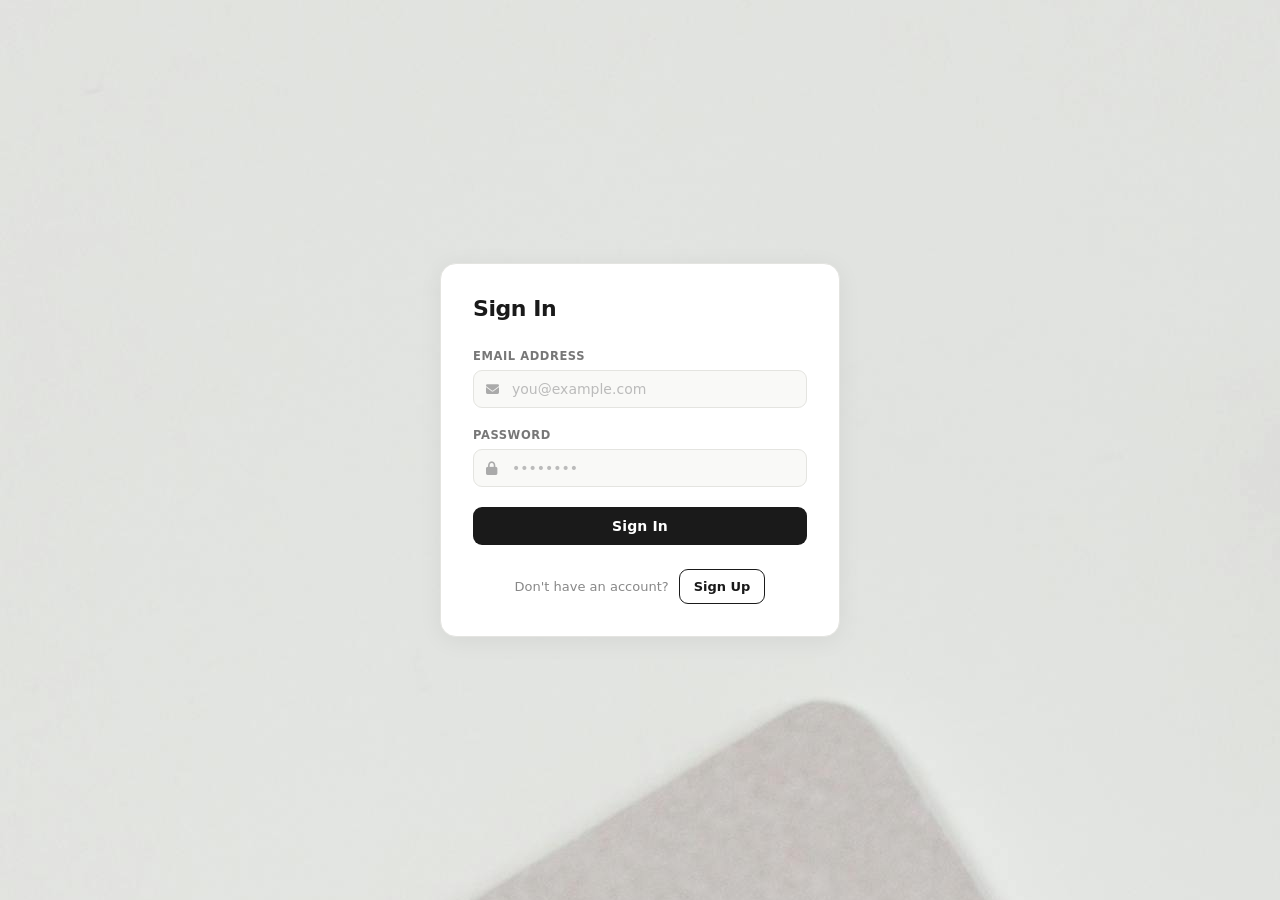
<file: index.html>
<!DOCTYPE html>
<html lang="en">
<head>
  <meta charset="UTF-8">
  <meta name="viewport" content="width=device-width, initial-scale=1.0">
  <title>Registration Login</title>
  <link rel="stylesheet" href="https://cdnjs.cloudflare.com/ajax/libs/font-awesome/6.7.2/css/all.min.css" integrity="sha512-Evv84Mr4kqVGRNSgIGL/F/aIDqQb7xQ2vcrdIwxfjThSH8CSR7PBEakCr51Ck+w+/U6swU2Im1vVX0SVk9ABhg==" crossorigin="anonymous" referrerpolicy="no-referrer" />
  <link rel="stylesheet" href="styl.css">
</head>
<body style="background-image: url(pic/bglogpic.jpg);">

<div class="main">


  <div class="container" id="sinUp" style="display:none;">
    <form method="post" action="login.php">
      <h1 class="form-title">Sign Up</h1>
      <div class="input-group">
        <label for="name">Full Name</label>
        <div class="input-wrap">
          <i class="fas fa-user"></i>
          <input type="text" name="name" id="name" placeholder="Jane Smith" class="f1" required>
        </div>
      </div>
      <div class="input-group">
        <label for="signup-email">Email Address</label>
        <div class="input-wrap">
          <i class="fas fa-envelope"></i>
          <input type="email" id="signup-email" name="email" placeholder="you@example.com" class="f1" required>
        </div>
      </div>
      <div class="input-group">
        <label for="signup-password">Password</label>
        <div class="input-wrap">
          <i class="fas fa-lock"></i>
          <input type="password" id="signup-password" name="password" placeholder="Min. 8 characters" class="f1" required>
        </div>
      </div>
      <input type="submit" class="btn" value="Create Account" name="sinUp">
    </form>
    <div class="link">
      <p>Already have an account?</p>
      <button id="signInBtn" class="f1">Sign In</button>
    </div>
  </div>

  <div class="container1" id="sinIn">
    <form method="post" action="login.php">
      <h1 class="form-title">Sign In</h1>
      <div class="input-group">
        <label for="email">Email Address</label>
        <div class="input-wrap">
          <i class="fas fa-envelope"></i>
          <input type="email" id="email" name="email" placeholder="you@example.com" class="f1" required>
        </div>
      </div>
      <div class="input-group">
        <label for="password">Password</label>
        <div class="input-wrap">
          <i class="fas fa-lock"></i>
          <input type="password" id="password" name="password" placeholder="••••••••" class="f1" required>
        </div>
      </div>
      <input type="submit" class="btn" value="Sign In" name="sinIn">
    </form>
    <div class="link">
      <p>Don't have an account?</p>
      <button id="signUpBtn" class="f1">Sign Up</button>
    </div>
  </div>

</div>

<script src="login.js"></script>
</body>
</html>
</file>
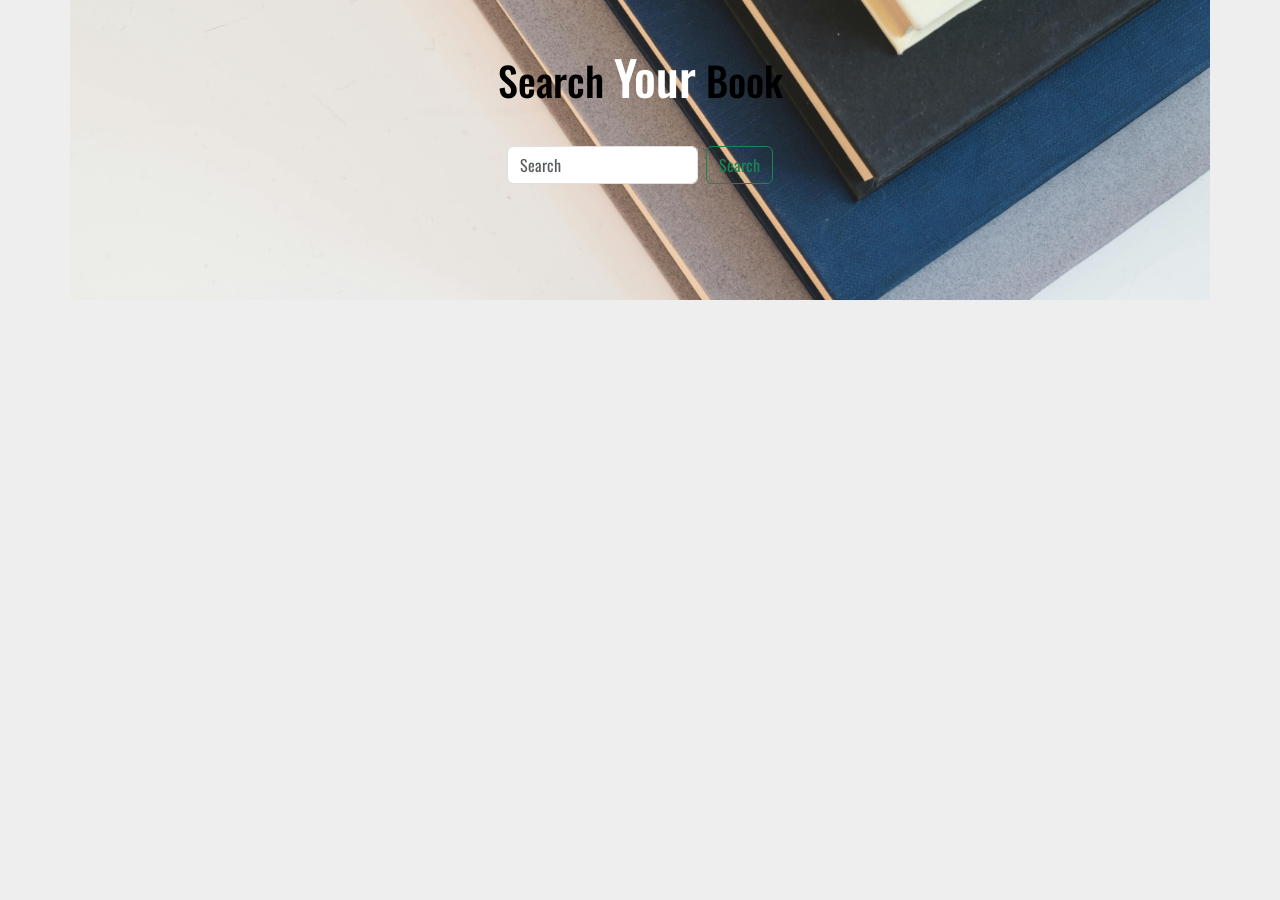
<file: bookhome.html>
<!DOCTYPE html>
<html lang="en">
<head>
    <meta charset="UTF-8">
    <meta name="viewport" content="width=device-width, initial-scale=1.0">
    <title>Books</title>
    <link href="https://cdn.jsdelivr.net/npm/bootstrap@5.3.3/dist/css/bootstrap.min.css" rel="stylesheet"    integrity="sha384-QWTKZyjpPEjISv5WaRU9OFeRpok6YctnYmDr5pNlyT2bRjXh0JMhjY6hW+ALEwIH" crossorigin="anonymous">
    <link rel="preconnect" href="https://fonts.googleapis.com">
    <link rel="preconnect" href="https://fonts.gstatic.com" crossorigin>
    <link href="https://fonts.googleapis.com/css2?family=Oswald:wght@200..700&display=swap" rel="stylesheet">
    <link rel="stylesheet" href="style.css">
</head>
<body>

    <div class="container">
         <div class="row">
            <div class="col-12" style="background-image:url(pic/bg3.jpg);height: 300px; width: 100%;  background-size: cover; background-position: center; background-repeat: no-repeat; background-color: transparent;" >

                   
                   <div class="container-fluid mt-4">
                    <div class="row">
                        <h1 class="text-center mt-4" id="heading">Search <big>Your</big> Book</h1>
                              
                        <div class="col-12 mt-4  d-flex justify-content-center aling-items-center">
                        <nav class="navbar ">
                           
                            <div class="container-fluid  mx-auto"> 
                             <form class="d-flex " role="search">
                                <input class="form-control me-2  mx-auto" type="search" placeholder="Search" aria-label="Search" id="input">
                                <button class="btn btn-outline-success" type="submit" id="search">Search</button>
                              </form>
                            </div>
                          </nav>
                        </div>

                        <!-- #B5C4D4; -->

            </div>
            </div>
            </div>

            <div class=" col-12 " id="div2" style="background-color:transparent ">
                  <div class="container-fluid p-2">
                    <div class="row">
                        <div class="col-md-2 col-6 mt-3" >
                            <div class="card" id="book" style="display: none;" >
                                <img src="pic/nf.webp" class="card-img-top" id="img" alt="...">
                                <div class="card-body">
                                  <h5 class="card-title" id="t">Card title</h5>
                                  <p class="card-text" id="page"></p>
                                  <p class="card-text" id="authar"></p>
                                  <p class="card-text" id="pd"></p>
                                  <a href="#" class="btn btn-primary" id="p">Read</a>
                                </div>
                              </div></div>
                        <div class="col-md-2 col-6 mt-3"  >
                            <div class="card" id="book1" style="display: none;">
                                <img src="pic/nf.webp" class="card-img-top" id="img1" alt="...">
                                <div class="card-body">
                                  <h5 class="card-title" id="t1">Card title</h5>
                                   <p class="card-text" id="page1"></p>
                                  <p class="card-text" id="authar1"></p>
                                  <p class="card-text" id="pd1"></p>
                                  <a href="#" class="btn btn-primary" id="p1">Read</a>
                                </div>
                              </div></div>
                        <div class="col-md-2 col-6 mt-3" >
                            <div class="card" id="book2" style="display: none;">
                                <img src="pic/nf.webp" class="card-img-top" id="img2" alt="...">
                                <div class="card-body">
                                  <h5 class="card-title" id="t2">Card title</h5>
                                   <p class="card-text" id="page2"></p>
                                  <p class="card-text" id="authar2"></p>
                                  <p class="card-text" id="pd2"></p>
                                  <a href="#" class="btn btn-primary" id="p2">Read</a>
                                </div>
                              </div></div>
                        <div class="col-md-2 col-6 mt-3" >
                            <div class="card" id="book3" style="display: none;">
                                <img src="pic/nf.webp" class="card-img-top" id="img3" alt="...">
                                <div class="card-body">
                                  <h5 class="card-title" id="t3">Card title</h5>
                                   <p class="card-text" id="page3"></p>
                                  <p class="card-text" id="authar3"></p>
                                  <p class="card-text" id="pd3"></p>
                                  <a href="#" class="btn btn-primary" id="p3">Read</a>
                                </div>
                              </div> </div>
                        <div class="col-md-2 col-6 mt-3" >
                            <div class="card" id="book4" style="display: none;">
                                <img src="pic/nf.webp" class="card-img-top" id="img4" alt="...">
                                <div class="card-body">
                                  <h5 class="card-title" id="t4">Card title</h5>
                                   <p class="card-text" id="page4"></p>
                                  <p class="card-text" id="authar4"></p>
                                  <p class="card-text" id="pd4"></p>
                                  <a href="#" class="btn btn-primary" id="p4">Read</a>
                                </div>
                              </div> </div>
                        <div class="col-md-2 col-6 mt-3">
                            <div class="card" id="book5"  style="display: none;">
                                <img src="pic/nf.webp" class="card-img-top" id="img5" alt="...">
                                <div class="card-body">
                                  <h5 class="card-title" id="t5">Card title</h5>
                                   <p class="card-text" id="page5"></p>
                                  <p class="card-text" id="authar5"></p>
                                  <p class="card-text" id="pd5"></p>
                                  <a href="#" class="btn btn-primary" id="p5">Read</a>
                                </div>
                              </div> </div>
                    </div>
                </div>
            </div>
         </div>
    </div>
    




















    <script src="https://cdn.jsdelivr.net/npm/@popperjs/core@2.11.8/dist/umd/popper.min.js" integrity="sha384-I7E8VVD/ismYTF4hNIPjVp/Zjvgyol6VFvRkX/vR+Vc4jQkC+hVqc2pM8ODewa9r" crossorigin="anonymous"></script>
    <script src="https://cdn.jsdelivr.net/npm/bootstrap@5.3.3/dist/js/bootstrap.min.js" integrity="sha384-0pUGZvbkm6XF6gxjEnlmuGrJXVbNuzT9qBBavbLwCsOGabYfZo0T0to5eqruptLy" crossorigin="anonymous"></script>
    <script src="bookscript.js"></script>
</body>
</html>
</file>
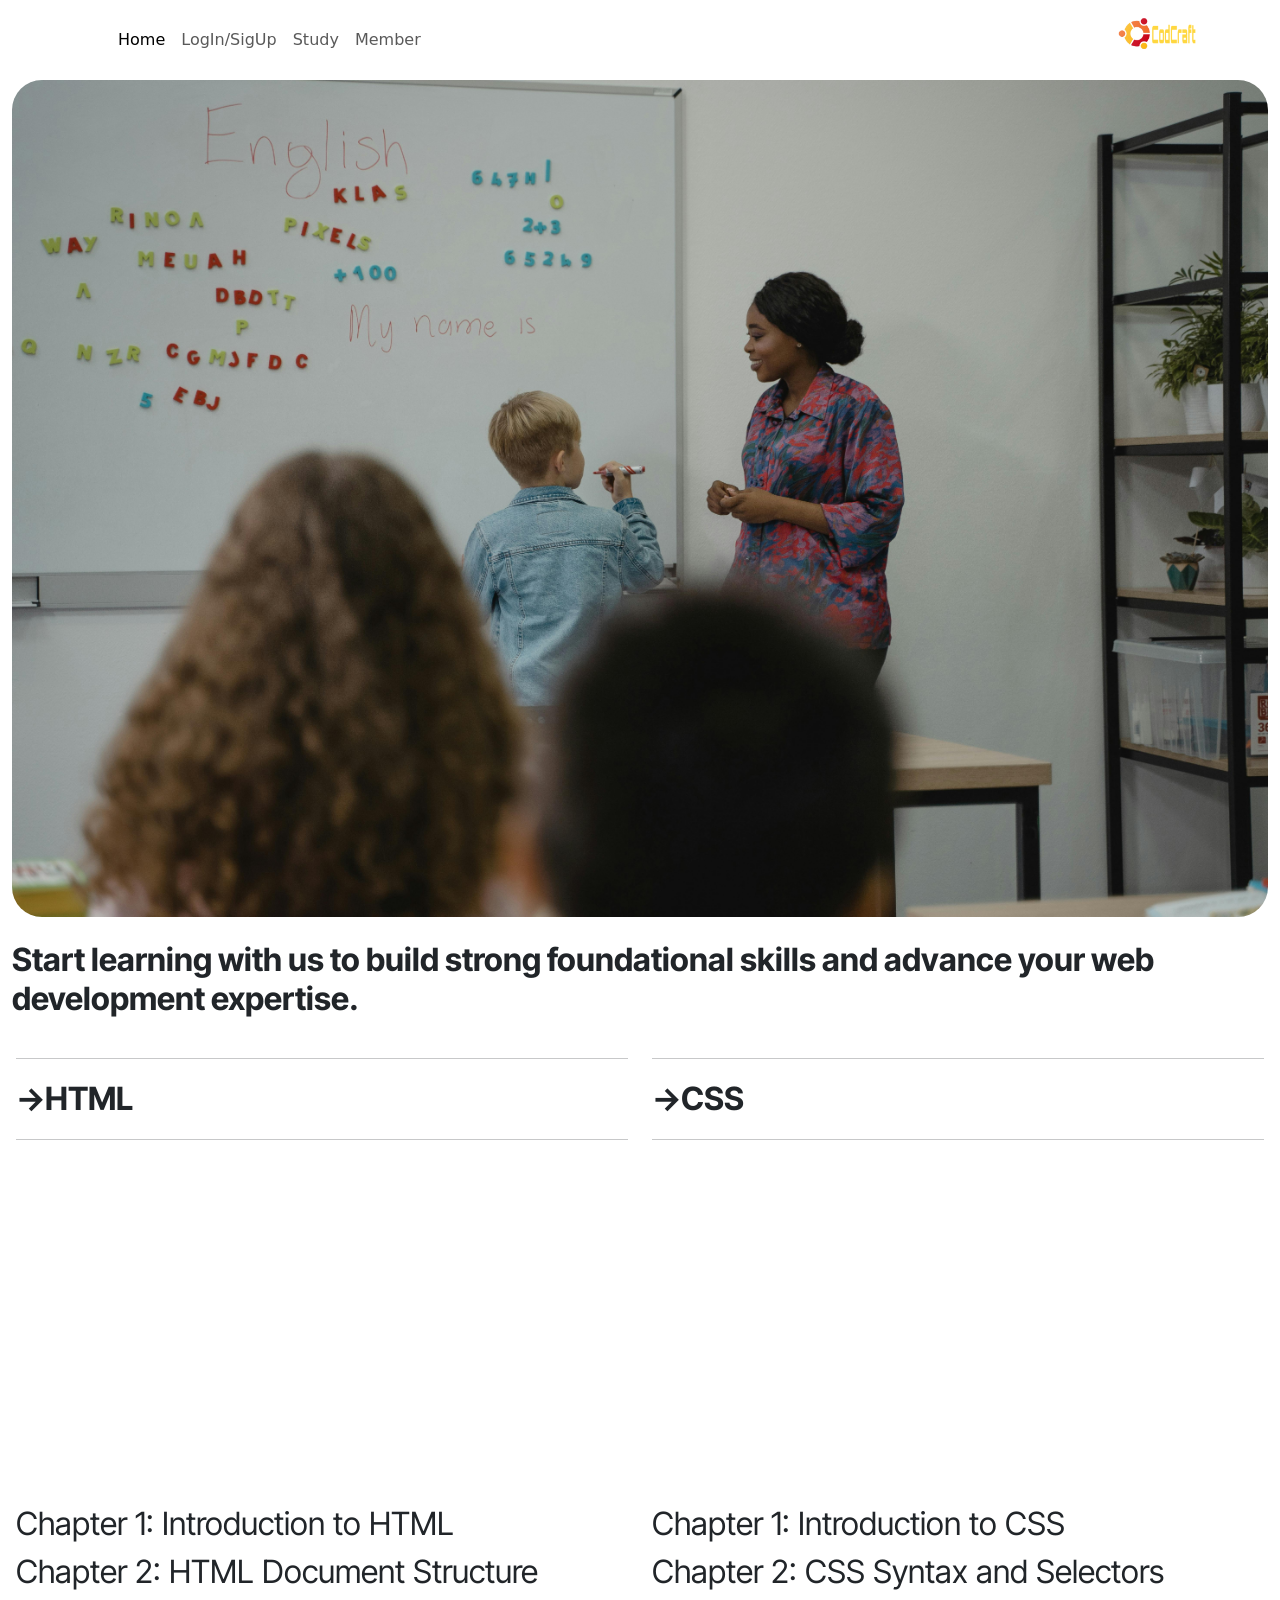
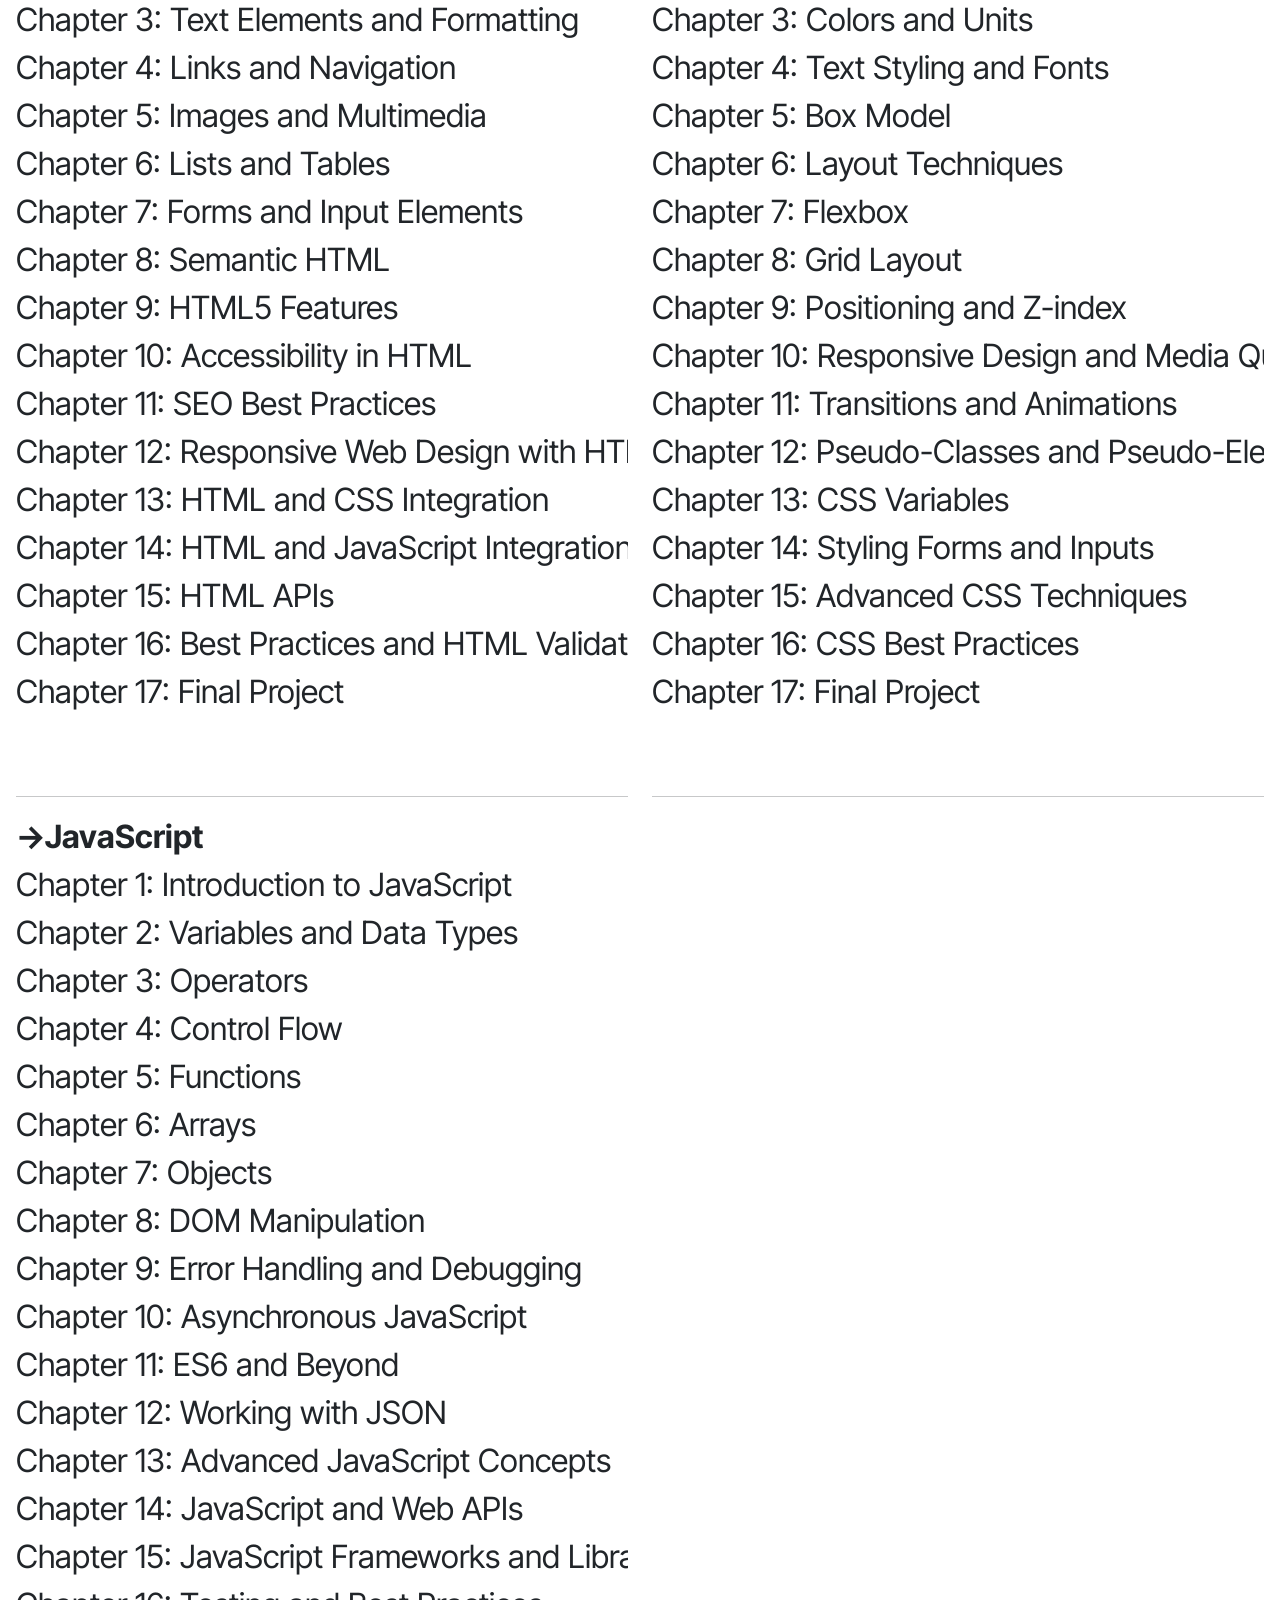
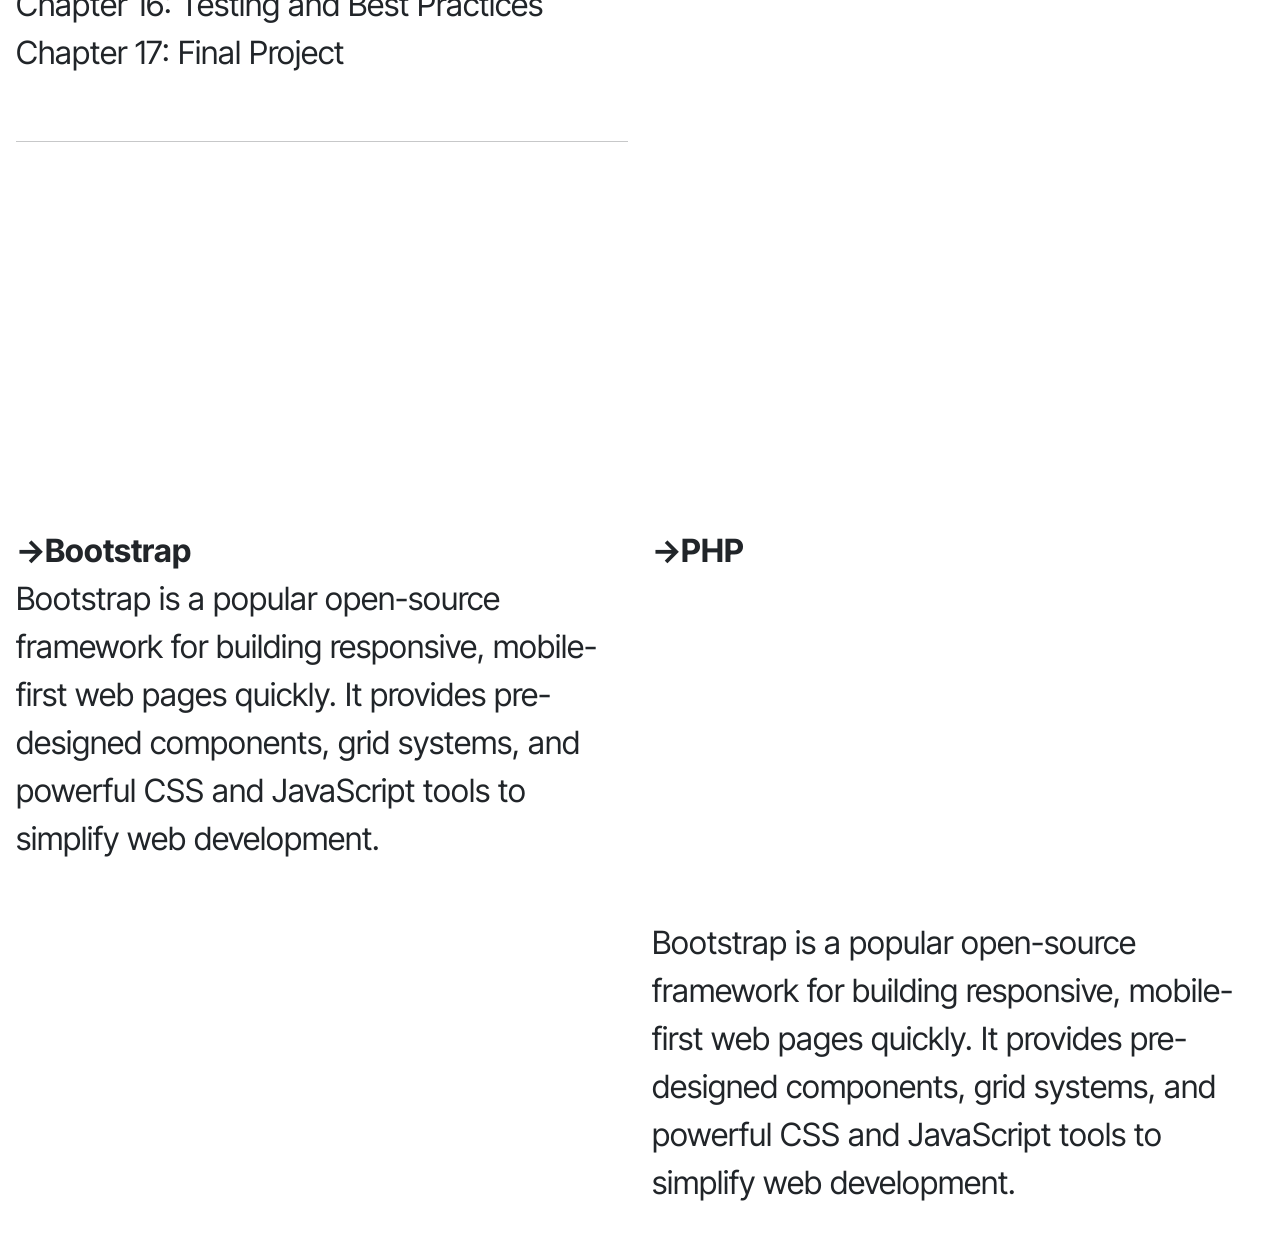
<file: study.html>
<!DOCTYPE html>
<html lang="en">
<head>
    <meta charset="UTF-8">
    <meta name="viewport" content="width=device-width, initial-scale=1.0">
    <title>Study</title>
    <link rel="preconnect" href="https://fonts.googleapis.com">
    <link rel="preconnect" href="https://fonts.gstatic.com" crossorigin>
    <link href="https://fonts.googleapis.com/css2?family=Inter+Tight:ital,wght@0,100..900;1,100..900&display=swap" rel="stylesheet">

    <link rel="preconnect" href="https://fonts.googleapis.com">
    <link rel="preconnect" href="https://fonts.gstatic.com" crossorigin>
    <link href="https://fonts.googleapis.com/css2?family=Montserrat:ital,wght@0,100..900;1,100..900&display=swap" rel="stylesheet">
    <link href="https://cdn.jsdelivr.net/npm/bootstrap@5.3.3/dist/css/bootstrap.min.css" rel="stylesheet" integrity="sha384-QWTKZyjpPEjISv5WaRU9OFeRpok6YctnYmDr5pNlyT2bRjXh0JMhjY6hW+ALEwIH" crossorigin="anonymous">
    <link rel="stylesheet" href="css/home.css">
  
</head>
<body>

    
    <div class="container">
        <div class="row">
          <div class="col-8 d-flex justify-content-start ">
      <nav class="navbar navbar-expand-lg ">
    <div class="container-fluid">
      <a class="navbar-brand" href="#"></a>
      <button class="navbar-toggler" type="button" data-bs-toggle="collapse" data-bs-target="#navbarNavAltMarkup" aria-controls="navbarNavAltMarkup" aria-expanded="false" aria-label="Toggle navigation" id="b1">
        <span class="navbar-toggler-icon"></span>
      </button>
      <div class="collapse navbar-collapse" id="navbarNavAltMarkup">
        <div class="navbar-nav">
          <a class="nav-link active" aria-current="page" href="home.html">Home</a>
          <a class="nav-link" href="login.php">LogIn/SigUp</a>
          <a class="nav-link" href="#">Study</a>
          <a class="nav-link" href="#">Member</a>
          
        </div>
      </div>
    </div>
  </nav>
  </div>
  <div class="col-4 d-flex justify-content-end">
    <img src="pic/logo2.png" class="size" class="pt-4 mt-4" alt="">
  </div>
  </div>
  </div>

  <div class="container-fluid">
    <div class="row">
      <div class="col-12">
             <img src="pic/learn.jpg" class="img-fluid" alt="" id="pic">
             <h1 id="goal"  class="mt-4">
              Start learning with us to build strong foundational skills and advance your web development expertise.
             </h1>
      </div>
    </div>
  </div>
  
      <div class="container-fluid  p-3">
      <div class="row">
        
      <div class=" col-lg-6   ">
        <hr>
          <div id="goal">
            &rarr;HTML
          </div>
          <hr>
          <div class="ratio ratio-16x9 ">
             <iframe src="https://www.youtube.com/embed/HcOc7P5BMi4?si=_qTL3SckPzPlz9s8" frameborder="0" allowfullscreen id="pic"></iframe></div>
             <pre id="hp">Chapter 1: Introduction to HTML
Chapter 2: HTML Document Structure
Chapter 3: Text Elements and Formatting
Chapter 4: Links and Navigation
Chapter 5: Images and Multimedia
Chapter 6: Lists and Tables
Chapter 7: Forms and Input Elements
Chapter 8: Semantic HTML
Chapter 9: HTML5 Features
Chapter 10: Accessibility in HTML
Chapter 11: SEO Best Practices
Chapter 12: Responsive Web Design with HTML
Chapter 13: HTML and CSS Integration
Chapter 14: HTML and JavaScript Integration
Chapter 15: HTML APIs
Chapter 16: Best Practices and HTML Validation
Chapter 17: Final Project</pre>
        </div>
        <div class=" col-lg-6  ">
            <hr>
            <div id="goal">
              &rarr;CSS
            </div>
            <hr>
            <div class="ratio ratio-16x9">
               <iframe src="https://www.youtube.com/embed/ESnrn1kAD4E?si=ROrMSmBnoim6WzqU" frameborder="0" allowfullscreen id="pic"></iframe></div>
               <pre id="hp">
Chapter 1: Introduction to CSS
Chapter 2: CSS Syntax and Selectors
Chapter 3: Colors and Units
Chapter 4: Text Styling and Fonts
Chapter 5: Box Model
Chapter 6: Layout Techniques
Chapter 7: Flexbox
Chapter 8: Grid Layout
Chapter 9: Positioning and Z-index
Chapter 10: Responsive Design and Media Queries
Chapter 11: Transitions and Animations
Chapter 12: Pseudo-Classes and Pseudo-Elements
Chapter 13: CSS Variables
Chapter 14: Styling Forms and Inputs
Chapter 15: Advanced CSS Techniques
Chapter 16: CSS Best Practices
Chapter 17: Final Project
               </pre>
          </div>
          
          <div class=" col-lg-6   ">
<hr>
            <div id="goal">
              &rarr;JavaScript
            </div>
            <pre id="hp">
Chapter 1: Introduction to JavaScript
Chapter 2: Variables and Data Types
Chapter 3: Operators
Chapter 4: Control Flow
Chapter 5: Functions
Chapter 6: Arrays
Chapter 7: Objects
Chapter 8: DOM Manipulation
Chapter 9: Error Handling and Debugging
Chapter 10: Asynchronous JavaScript
Chapter 11: ES6 and Beyond
Chapter 12: Working with JSON
Chapter 13: Advanced JavaScript Concepts
Chapter 14: JavaScript and Web APIs
Chapter 15: JavaScript Frameworks and Libraries (Optional)
Chapter 16: Testing and Best Practices
Chapter 17: Final Project
            </pre>
            <hr>
            <div class=" ratio ratio-16x9  ">
               <iframe src="https://www.youtube.com/embed/13gLB6hDHR8?si=5nbGrF1fO_GFBaEz" frameborder="0" allowfullscreen id="pic" ></iframe></div>
               
          </div>
          <div class=" col-lg-6  ">
            
            <hr>
            <div class="ratio ratio-16x9">
               <iframe src="https://www.youtube.com/embed/YwsOCN8woA8?si=0G4TXSt95Vc_IpC1" frameborder="0" allowfullscreen id="pic"></iframe></div>
          </div>
          <div class="col-lg-6 mt-4">
            <div id="goal">
              &rarr;Bootstrap
            </div>
            <p id="hp">Bootstrap is a popular open-source framework for building responsive, mobile-first web pages quickly. It provides pre-designed components, grid systems, and powerful CSS and JavaScript tools to simplify web development.</p>
            <div class=" ratio ratio-16x9" >
              <iframe src="https://www.youtube.com/embed/fB00t4At0rk?si=D-IQTqNJK15QMYH8" frameborder="0" id="pic"></iframe>
            </div>

          </div>
       
          <div class="col-lg-6 mt-4">
            <div id="goal">
              &rarr;PHP
            </div>
            <div class=" ratio ratio-16x9" >
              <iframe src="https://www.youtube.com/embed/V821daR3UcM?si=aISRUb5kkGM5vSOU" frameborder="0" id="pic"></iframe>
            </div>
            <p id="hp">Bootstrap is a popular open-source framework for building responsive, mobile-first web pages quickly. It provides pre-designed components, grid systems, and powerful CSS and JavaScript tools to simplify web development.</p>
           
          </div>
      </div>
      </div>












      <script src="https://cdn.jsdelivr.net/npm/bootstrap@5.3.3/dist/js/bootstrap.bundle.min.js" integrity="sha384-YvpcrYf0tY3lHB60NNkmXc5s9fDVZLESaAA55NDzOxhy9GkcIdslK1eN7N6jIeHz" crossorigin="anonymous"></script>
 
</body>
</html>
</file>
<file: styl.css>
/* ── Reset ── */
*, *::before, *::after {
  box-sizing: border-box;
  margin: 0;
  padding: 0;
}

/* ── Page ── */
body{
    background-image: url("pic/bglogpic.jpg");
}
body {
 
  min-height: 100vh;
  display: flex;
  align-items: center;
  justify-content: center;
  background-color: #1a1a1a;
  font-family: 'Segoe UI', system-ui, sans-serif;
  color: #1a1a1a;
}

/* ── Main wrapper ── */
.main {
  width: 100%;
  display: flex;
  justify-content: center;
  padding: 1.5rem;
}

/* ── Shared card style for both container & container1 ── */
.container,
.container1 {
  background: #ffffff;
  border: 1px solid #e4e4e0;
  border-radius: 16px;
  width: 100%;
  max-width: 400px;
  padding: 2rem;
  box-shadow: 0 4px 24px rgba(0, 0, 0, 0.06);
}

/* ── Form title ── */
.form-title {
  font-size: 22px;
  font-weight: 700;
  letter-spacing: -0.02em;
  margin-bottom: 1.75rem;
  color: #1a1a1a;
}

/* ── Input groups ── */
.input-group {
  margin-bottom: 1.25rem;
}

.input-group label {
  display: block;
  font-size: 11.5px;
  font-weight: 600;
  color: #777;
  margin-bottom: 7px;
  letter-spacing: 0.05em;
  text-transform: uppercase;
}

/* ── Icon + input wrapper (new helper, no ID/class conflict) ── */
.input-wrap {
  position: relative;
  display: flex;
  align-items: center;
}

.input-wrap i {
  position: absolute;
  left: 13px;
  font-size: 13px;
  color: #aaa;
  pointer-events: none;
}

/* ── f1 — used on inputs and toggle buttons ── */
.f1 {
  width: 100%;
  padding: 10px 14px 10px 38px;
  font-size: 14px;
  background: #f9f9f7;
  border: 1px solid #e4e4e0;
  border-radius: 9px;
  color: #1a1a1a;
  outline: none;
  font-family: inherit;
  transition: border-color 0.2s, box-shadow 0.2s, background 0.2s;
}

.f1::placeholder {
  color: #bbb;
}

.f1:focus {
  border-color: #1a1a1a;
  box-shadow: 0 0 0 3px rgba(26, 26, 26, 0.07);
  background: #fff;
}

/* Toggle buttons (#signInBtn, #signUpBtn) also carry .f1 */
#signInBtn,
#signUpBtn {
  padding: 9px 14px;
  background: none;
  border: 1px solid #1a1a1a;
  border-radius: 9px;
  font-size: 13px;
  font-weight: 600;
  color: #1a1a1a;
  cursor: pointer;
  transition: background 0.2s, color 0.2s;
  width: auto;
}

#signInBtn:hover,
#signUpBtn:hover {
  background: #1a1a1a;
  color: #fff;
}

/* ── Submit button ── */
.btn {
  display: block;
  width: 100%;
  padding: 11px;
  margin-top: 0.75rem;
  font-size: 14px;
  font-weight: 600;
  background: #1a1a1a;
  color: #ffffff;
  border: none;
  border-radius: 9px;
  cursor: pointer;
  letter-spacing: 0.01em;
  font-family: inherit;
  transition: opacity 0.2s, transform 0.1s;
}

.btn:hover {
  opacity: 0.85;
}

.btn:active {
  transform: scale(0.99);
}

/* ── Link / toggle area ── */
.link {
  display: flex;
  align-items: center;
  justify-content: center;
  gap: 10px;
  margin-top: 1.5rem;
  font-size: 13px;
  color: #888;
}

.link p {
  margin: 0;
}

/* ── sinUp / sinIn panel IDs (no extra styling needed, handled by container classes) ── */
#sinUp,
#sinIn {
  /* intentionally empty — layout handled by .container / .container1 */
}

/* ── Responsive ── */
@media (max-width: 480px) {
  .container,
  .container1 {
    border-radius: 12px;
    padding: 1.5rem;
  }
}
</file>
<file: style.css>
body{
    background-color:#EEEEEE;
    font-family: "Oswald", serif;
    font-optical-sizing: auto;
    
    font-style: normal;
}
#heading{
    font-size: 40px;
    font-family: "Oswald", serif;
    font-optical-sizing: auto;
    font-weight: 100px;
    font-style: normal;
    color:#000000;
}
big{
    color: white;
}
</file>
<file: css/home.css>
body{
    background-color: rgb(255, 255, 255);
}
#b1{
    border-radius: 100px;
   
}
.size{
    height: 80px;
}

#pic{
    border-radius: 30px;
}


#hp{
    font-family: "Inter Tight", serif;
    font-size: 32px;
    
}
#ht{
    font-family: "Archivo Black", serif;
  font-weight: 400;
  font-size: 40px;
  font-style:italic;
    color: rgb(75, 69, 69);
}

#goal{
    font-family: "Inter Tight", serif;
    font-size: 32px; 
    font-weight: bold;
}
#v1{
    width: 100%;
}

#cp{
    align-items: center;
    font-family: "Inter Tight", serif;
    font-size: 20px;
    
}
#btn{
    height: 20%;
    width: 100%;
    color: rgb(255, 255, 255);
    background-color:rgb(54,  54, 214);
    border-radius: 30px;
}

#joinbtn{
    margin-top: 10px;
    margin-left: 40%;
    height: 40px;
    width: 200px;
    color: rgb(255, 255, 255);
    background-color:rgb(8, 158, 28);
    border-radius: 30px;
}
#why{
    margin-top: 10px;
    border: solid;
    border-color: black;
    border-radius: 30px;
}

@media screen and (max-width: 786px) {
     #pic{
        width: 100%;
   
}
#ht{
    color: rgb(53, 51, 51);
    font-weight: 600;
    margin-top: 80px;
    font-size:24px;
}

#joinbtn{
    margin-top: 10px;
    margin-left: 10px;
    height: 30px;
    width: 150px;
    color: rgb(255, 255, 255);
    background-color:rgb(8, 158, 28);
    border-radius: 30px;
}
}
</file>
